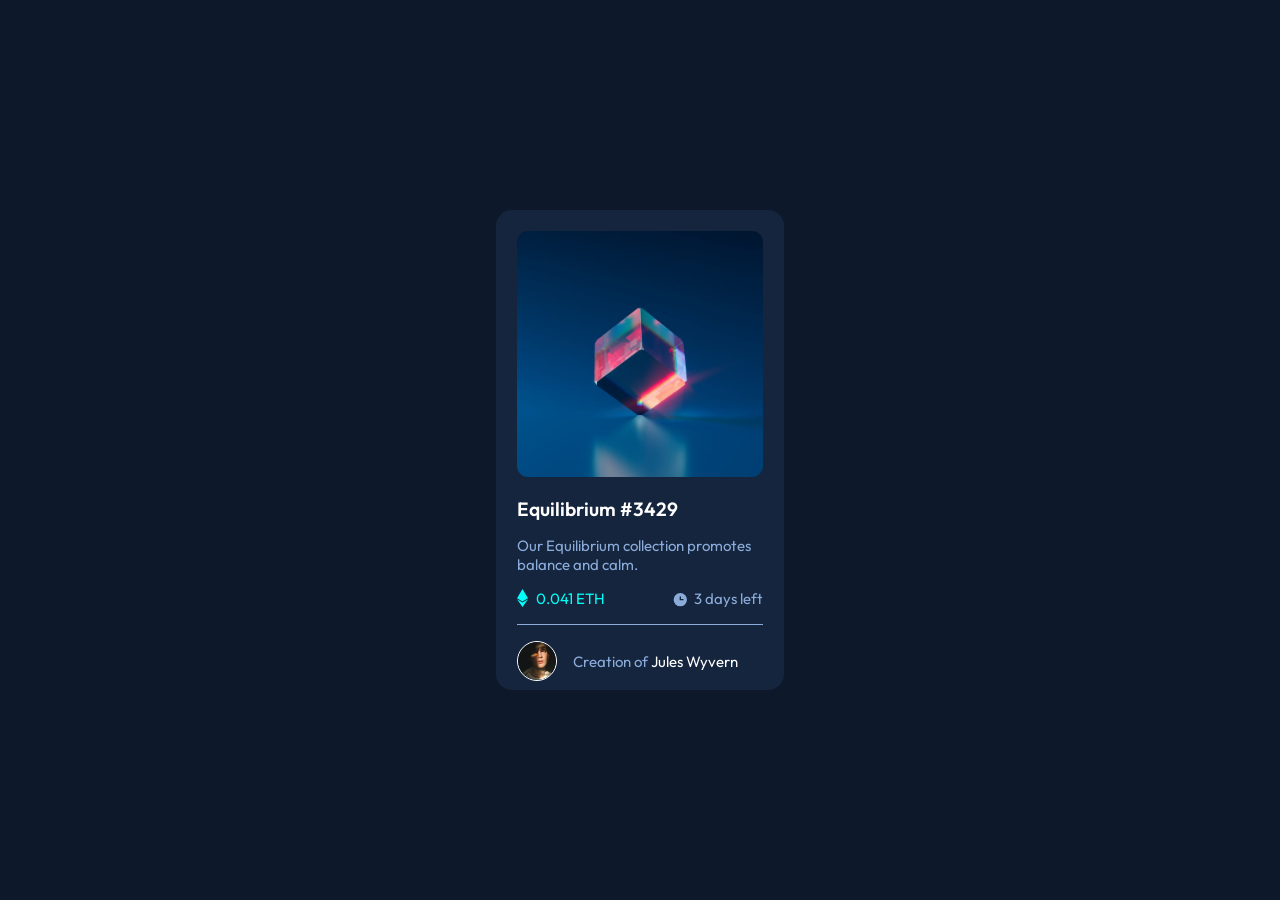
<file: nft-preview-card-component-main/index.html>
<!DOCTYPE html>
<html lang="en">
<head>
  <meta charset="UTF-8">
  <meta name="viewport" content="width=device-width, initial-scale=1.0"> <!-- displays site properly based on user's device -->

  <link rel="icon" type="image/png" sizes="32x32" href="./images/favicon-32x32.png">
  <link rel="stylesheet" href="index.css">
  <link rel="preconnect" href="https://fonts.googleapis.com">
  <link rel="preconnect" href="https://fonts.gstatic.com" crossorigin>
  <link href="https://fonts.googleapis.com/css2?family=Outfit&display=swap" rel="stylesheet">
  <title>Frontend Mentor | NFT preview card component</title>
</head>
  <body>
    <main>
      <section class="card">  
        <div class="card-image-container">
          <img class="card-image" src="images/image-equilibrium.jpg" alt="an image of a NFT" />
          <div class="card-image-hover">
            <img src="images/icon-view.svg" alt="view icon" />
          </div>
        </div>
        <span class="coin_name"><h1>Equilibrium #3429</h1></span>
        <span class="para">Our Equilibrium collection promotes balance and calm.</span>
        <div class="info">
          <span class="eth">
            <img src="images/icon-ethereum.svg">
            <span class="des_eth">0.041 ETH</span>
          </span>
          <span class="clock">
            <img src="images/icon-clock.svg">
            <span class="des_clock">3 days left</span>
          </span>
        </div>

        <div class="avatar">
          <img src="images/image-avatar.png">Creation of<p>Jules Wyvern</p>
        </div>
      </section>
    </main>
  </body>
</html>
</file>
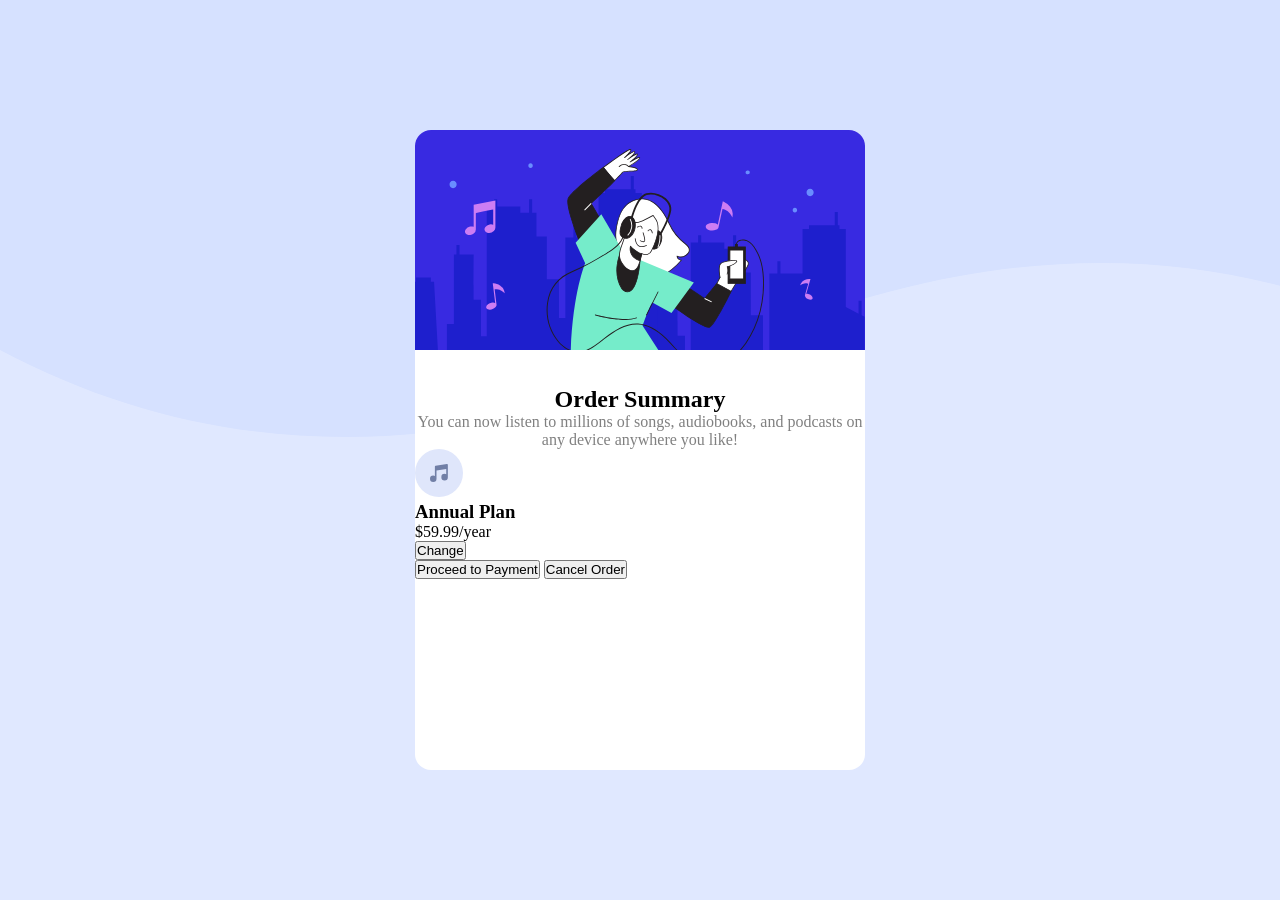
<file: order-summary-component-main/index.html>
<!DOCTYPE html>
<html lang="en">
<head>
  <meta charset="UTF-8">
  <meta name="viewport" content="width=device-width, initial-scale=1.0">
  <!-- displays site properly based on user's device -->
  <link rel="icon" type="image/png" sizes="32x32" href="./images/favicon-32x32.png">
  <link rel="preconnect" href="https://fonts.googleapis.com">
  <link rel="preconnect" href="https://fonts.gstatic.com" crossorigin>
  <link href="https://fonts.googleapis.com/css2?family=Red+Hat+Display&display=swap" rel="stylesheet">
  <link rel="stylesheet" href="index.css">
  <title>Frontend Mentor | Order summary card</title>
  <!-- Feel free to remove these styles or customise in your own stylesheet 👍 -->
</head>
<body>
  <main class="card">
    <div class="hero">
      <img src="images/illustration-hero.svg">
    </div>
    <div class="txt-content">
      <h2 class="title">Order Summary</h2>
        <p class="description">You can now listen to millions of songs, audiobooks, and podcasts on any
          device anywhere you like!
    </div>
    <div class="plan-box">
      <img src="images/icon-music.svg">
      <h3 class="plan-box-title">Annual Plan</h3>
      <p class="price">$59.99/year</p>
      <button type="submin">Change</button>
    </div>
    <button id="payment">Proceed to Payment</button>
    <button id="cancel">Cancel Order</button>
    </div>
  </main>
</body>
</html>
</file>
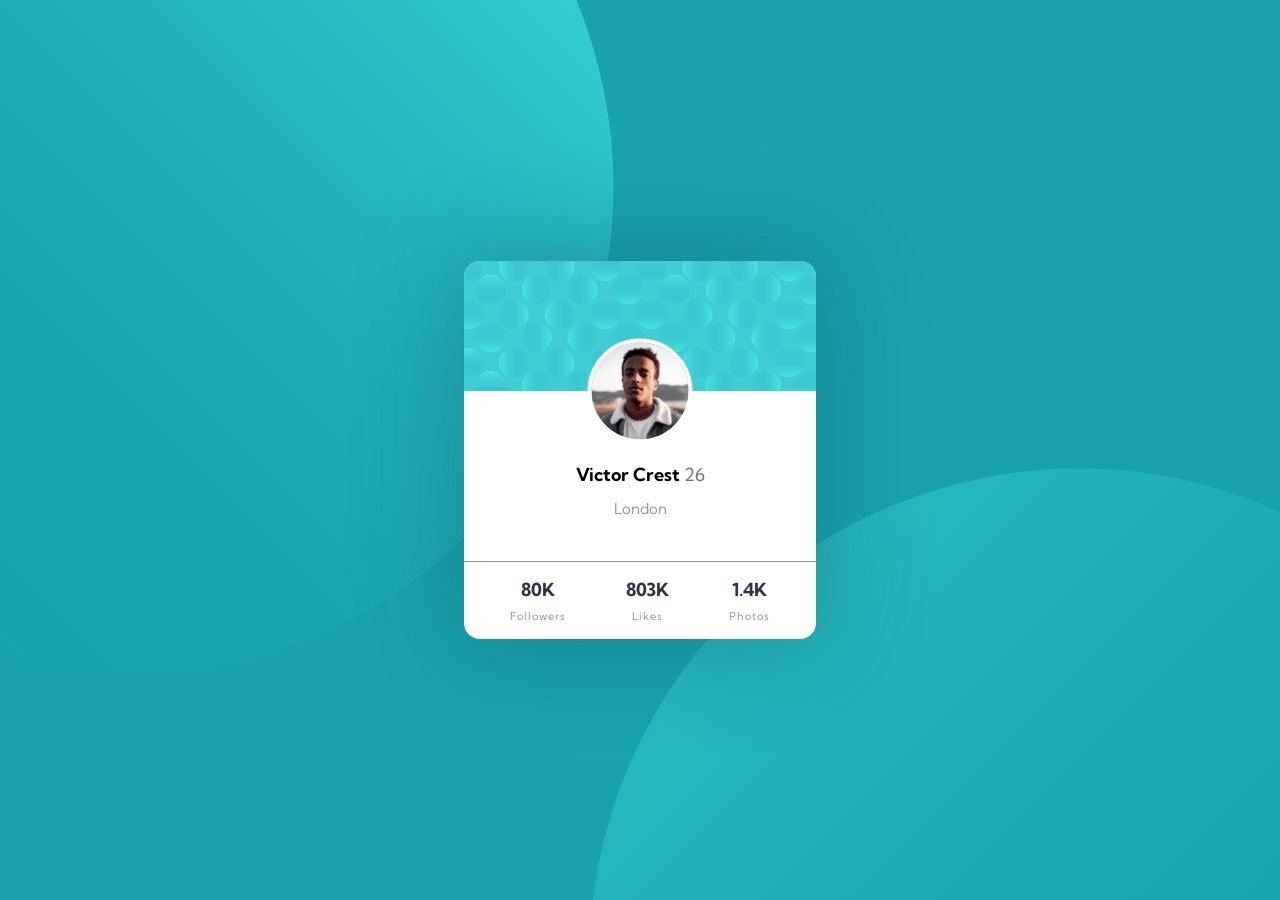
<file: profile-card-component-main/index.html>
<!DOCTYPE html>
<html lang="en">
<head>
  <meta charset="UTF-8">
  <meta name="viewport" content="width=device-width, initial-scale=1.0"> <!-- displays site properly based on user's device -->

  <link rel="icon" type="image/png" sizes="32x32" href="./images/favicon-32x32.png">
  <link rel="preconnect" href="https://fonts.googleapis.com">
  <link rel="preconnect" href="https://fonts.gstatic.com" crossorigin>
  <link href="https://fonts.googleapis.com/css2?family=Kumbh+Sans&display=swap" rel="stylesheet">
  <link rel="stylesheet" href="index.css">
  <title>Frontend Mentor | Profile card component</title>

  <!-- Feel free to remove these styles or customise in your own stylesheet 👍 -->
</head>
<body>
  <main>
    <section class="card">
      <div class="bg-blue">
          <img src="images/image-victor.jpg" alt="victor image">
      </div>
      <!-- Avatar Info -->
      <div class="avatar-info">
        <h1>Victor Crest <span>26</span></h1>
        <span>London</span>
      </div>
      <!-- Stats -->
      <ul class="stasts">
        <li class="followers">
          <span class="number"> 80K</span>
          <span> Followers</span>
        </li>
        <li class="likes">
          <span class="number">803K</span>
          <span>Likes</span>
        </li>
        <li class="photos">
          <span class="number">1.4K</span>
          <span>Photos</span>
        </li>
      </ul>
    </section>
  </main>
</body>
</html>
</file>
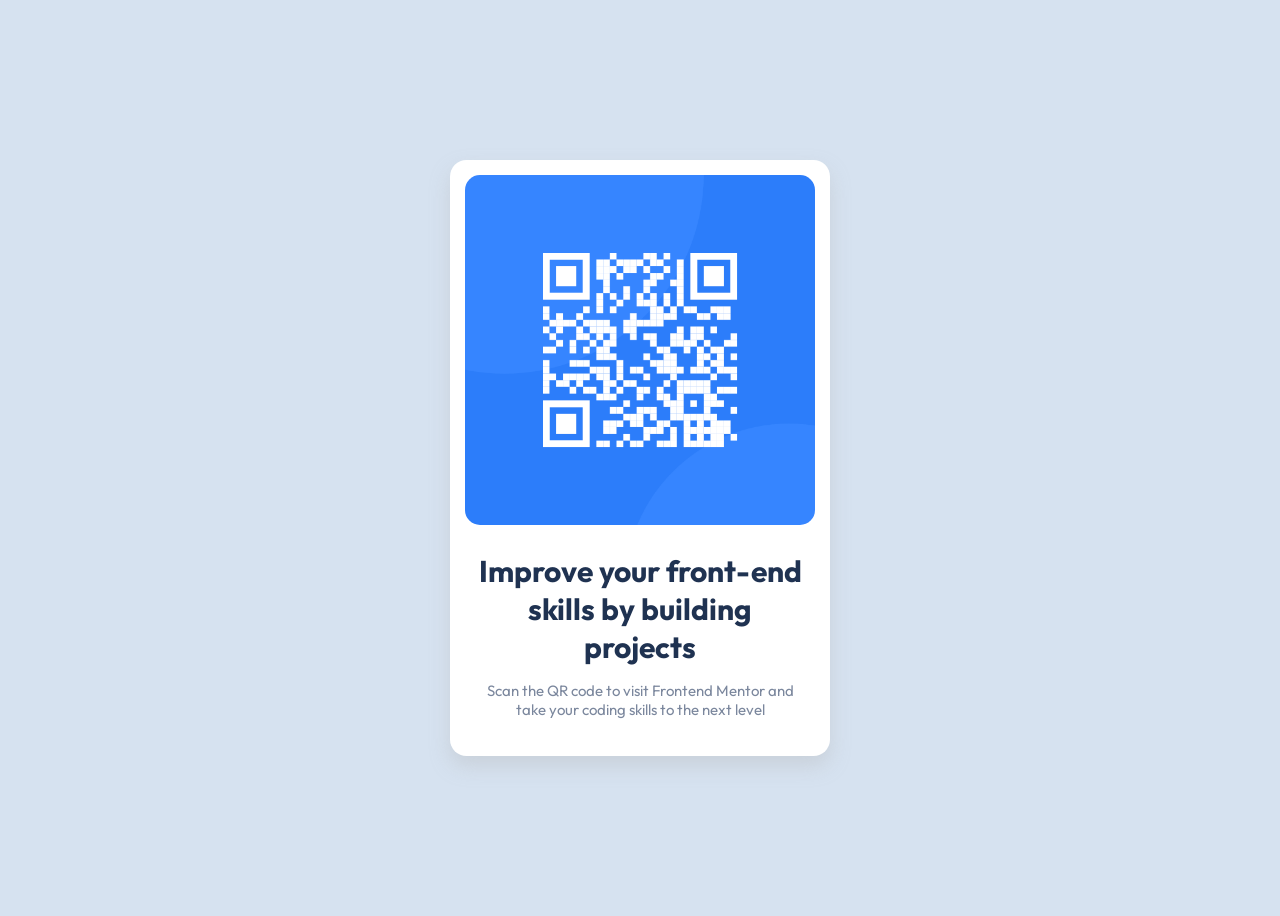
<file: qr-code-component-main/index.html>
<!DOCTYPE html>
<html lang="en">
<head>
  <meta charset="UTF-8">
  <meta name="viewport" content="width=device-width, initial-scale=1.0"> <!-- displays site properly based on user's device -->

  <link rel="icon" type="image/png" sizes="32x32" href="./images/favicon-32x32.png">
  <link rel="preconnect" href="https://fonts.googleapis.com">
  <link rel="preconnect" href="https://fonts.gstatic.com" crossorigin>
  <link href="https://fonts.googleapis.com/css2?family=Outfit:wght@100;400&display=swap" rel="stylesheet">
  <link rel="stylesheet" href="index.css">
  <style>.attribution {font-size: 11px;text-align: center;}.attribution a {color: hsl(228, 45%, 44%);}</style>
  <title>Frontend Mentor | QR code component</title>

  <!-- Feel free to remove these styles or customise in your own stylesheet 👍 -->
</head>
  <body>
    <main class="container">
          <img src="images/image-qr-code.png" alt="">
            <h1>Improve your front-end skills by building projects</h1>
            <p>Scan the QR code to visit Frontend Mentor and take your coding skills to the next level</p>
    </main>
  </body>
</html>
</file>
<file: nft-preview-card-component-main/index.css>
:root{
    --Soft-blue: hsl(215, 51%, 70%);
    --Cyan: hsl(178, 100%, 50%);
    /* Neutral */
    --Very-dark-blue-main-BG: hsl(217, 54%, 11%);
    --Very-dark-blue-card-BG: hsl(216, 50%, 16%);
    --Very-dark-blue-line: hsl(215, 32%, 27%);
    --White: hsl(0, 0%, 100%);
}
*{ margin: 0; padding: 0; box-sizing: border-box; }

body{
    height: 100vh;
    width: 100vw;
    font-size: 15px;
}
main{
    width: 100vw;
    height: 100vh;
    background-color: var(--Very-dark-blue-main-BG);
    display: flex;
    justify-content: center;
    align-items: center;
    font-family: 'Outfit', sans-serif;
}

.card{
    width: 18rem;
    height: 30rem;
    background-color: var(--Very-dark-blue-card-BG);
    border-radius: 1rem;
    padding: 1.3rem;
    display: flex;
    flex-direction: column;

}

.card-image-container{
    position: relative;
}
    .card-image{
        width: 100%; /* or any custom size */
        height: fit-content;
        border-radius: 0.7rem;
    }

    .card-image-hover {
        width: 100%;
        height: 98%;
        border-radius: 0.7rem;
        position: absolute;
        top: 0;
        display: flex;
        justify-content: center;
        align-items: center;
        background-color: hsla(178, 100%, 50%, .7);
        opacity: 0;
        transition: var(--transition);
    }
        .card-image-hover:hover {
            cursor: pointer;
            opacity: 0.7;
        }


h1 {
    margin-top: 1rem ;
    color: white;
    font-weight: 600;
    font-size: 1.2rem;
}
    h1:hover{
        color:var(--Cyan);
        cursor: pointer;
    }

.para {
    display: block;
    margin-top: 15px;
    margin-bottom: 15px; 
    color: var(--Soft-blue);
}

.info {
    display: flex;
    padding-bottom: 1rem;
    border-bottom: thin solid var(--Soft-blue);
    margin-bottom: 1rem;
}
    .info .eth{
        font-weight: 400;
        color: var(--Cyan);
        display: flex;
        align-items: flex-start;
    }
    .info .eth .des_eth {
        margin-left: 0.5rem;
    }

    .info .clock{
        margin-left: auto;
        color: var(--Soft-blue);
        display: flex;
        align-items: flex-end;
    }
    .info .clock .des_clock {
        margin-left: 0.3rem;
    }

.avatar {
    display: flex;
    align-items: center;
    color :hsl(215, 51%, 70%);
}
    .avatar p{
        color : white;
        font-weight: 400;
        margin-left: 0.2rem;
    }
    .avatar p:hover{
        cursor: pointer;
        color:var(--Cyan);
    }
    .avatar img{
        border: 1px solid white;
        border-radius: 70%;
        width: 2.5rem;
        margin-right: 1rem;
    }
</file>
<file: order-summary-component-main/index.css>
:root {
    /* Primary */
    --Pale-blue: hsl(225, 100%, 94%);
    --Bright-blue: hsl(245, 75%, 52%);
    /* Neutral */
    --Very-pale-blue: hsl(225, 100%, 98%);
    --Desaturated-blue: hsl(224, 23%, 55%);
    --Dark-blue: hsl(223, 47%, 23%);
}

*{
    box-sizing: border-box;
    margin: 0;
    padding: 0;
}

html {
    /*  #Weights : 500, 700, 900
        #Layout 
            - Mobile: 375px
            - Desktop: 1440px */
    font-size: 16px;
    /* font-family: 'Red Hat Display', sans-serif; */
}

body {
    width: 100%;
    height: 100%;
    background: url("images/pattern-background-desktop.svg") var(--Pale-blue);
    background-repeat: no-repeat;
    background-size: contain:

}

.card {
    position: absolute;
    top: 50%;
    left: 50%;
    transform: translate(-50%, -50%);
    background-color: white;
    width: 28.125rem;
    height: 40rem;
    border-radius: 1rem;
    overflow: hidden;
}
    

    .title {
        margin-top: 2rem;
        display: block;
        text-align: center;
        font-weight: 900;
    }

    .description {
        display: block;
        font-weight: 500;
        color: gray;
        text-align: center;
        width: 100%;
    }
</file>
<file: profile-card-component-main/index.css>
:root{
    --Dark-cyan: hsl(185, 75%, 39%);
    --Very-dark-desaturated-blue: hsl(229, 23%, 23%);
    --Dark-grayish-blue: hsl(227, 10%, 46%);
    --Dark-gray: hsl(0, 0%, 59%);
}
*{
    margin: 0;
    padding: 0;
    box-sizing: border-box;
}

body{
    font-size: 1.125rem;
    font-family: 'Kumbh Sans', sans-serif;
    min-height: 100%;
    width: 100%;
}

main{
    width: 100vw;
    min-height: 100vh;
    display: -webkit-box;
        display: -ms-flexbox;
        display: flex;
    -webkit-box-align: center;
        -ms-flex-align: center;
            align-items: center;
    -webkit-box-pack: center;
        -ms-flex-pack: center;
            justify-content: center;
    overflow: hidden;
    position: relative;
    background: url(images/bg-pattern-top.svg),url(images/bg-pattern-bottom.svg),var(--Dark-cyan);
    background-repeat: no-repeat;
    background-position:  right 52vw bottom 25vh,left 46vw top 52vh;
}

.card {
    background-color: white;
    width: 30%;
    max-width: 22rem;
    border-radius: 1rem;
    position: relative;
    box-shadow: 10px 10px 100px hsl(185deg 74% 27% / 31%),
                -10px -10px 100px hsl(185deg 74% 27% / 31%);
    z-index: 10;
    overflow: hidden;
    transition: all .4s ease;
}

.card:hover{
    transform: scale(1.03);
    -moz-box-shadow: 0px 8px 24px hsl(185deg 74% 27%);
        -webkit-box-shadow: 0px 8px 24px hsl(185deg 74% 27%);
            box-shadow: 0px 8px 24px hsl(185deg 74% 27%);
}

.card .bg-blue{
    background-image: url(images/bg-pattern-card.svg);
    background-position: center;
    background-size: cover;
    background-repeat: no-repeat;
    height: 130px;
    width: 100%;
    position: relative;
}

.card .bg-blue img{
    position: absolute;
    bottom: 0;
    left: 50%;
    transform: translate(-50%, 50%);
    width: 105px;
    height: 105px;
    border: 4px solid #fff;
    border-radius: 70%;
    background: #fff;
    z-index: 10;
}

.avatar-info{
    margin-bottom: 1rem;
}

.avatar-info h1{
    padding: 4.65rem 4.5rem 0.5rem;
    line-height: 20px;
    font-size: 18px;
    text-align: center;
}

.avatar-info h1 span{
    font-weight: 400;
    color: var(--Dark-grayish-blue);
}

.avatar-info>span{
    text-align: center;
    display: block;
    font-size: 15px;
    color: var(--Dark-gray);
    padding-top: 0.4rem;
    margin-bottom: 2.7rem;
}

.card .stasts{
    position: relative;
    bottom: 0;
    left: 0;
    width: 100%;
    padding: 1rem;
    display: -webkit-box;
        display: -ms-flexbox;
            display: flex;
    -webkit-box-align: center;
        -ms-flex-align: center;
            align-items: center;
    -webkit-box-pack: center;
        -ms-flex-pack: center;
            justify-content: space-around;
    border-top: 1px solid var(--Dark-gray);
    list-style: none;
}

.card .stasts>li{
    display: flex;
    align-items: center;
    justify-content: center;
    flex-direction: column;
    margin: 0 20px
}

.card .stasts .number{
    font-size: 18px;
    font-weight: 700;
    color: var(--Very-dark-desaturated-blue);
}

.card .stasts .number+span{
    color: var(--Dark-gray);
    font-size: 11px;
    letter-spacing: 1px;
    margin-top: 8px;
}

.attribution { 
    position: absolute;
    bottom: 2vh;
    left: 50%;
    transform: translateX(-50%);
    font-size: 15px; 
    text-align: center; 
    color: rgb(218, 221, 240);
    z-index: 10;
}
.attribution a { 
    color: rgb(51 55 88);
    cursor: pointer;
    text-decoration: none;
}
@media screen and (max-width: 68rem){
    .card{
        min-width: 21rem;
    }
}
@media screen and (max-width: 48.75rem){
    .card{
        min-width: 18.75rem;
    }
    .attribution{
        font-size: 0.6875rem;
        bottom: 1vh;
    }

}
</file>
<file: qr-code-component-main/index.css>
:root{
    --White: hsl(0, 0%, 100%);
    --Light-gray: hsl(212, 45%, 89%);
    --Grayish-blue: hsl(220, 15%, 55%);
    --Dark-blue: hsl(218, 44%, 22%);
}
html{
    margin: 0;
    padding: 0;
    box-sizing: border-box;
    font-size: 15px; 
    font-family: 'Outfit', sans-serif;
}
body{
    display: flex;
    align-items: center;
    justify-content: center;
    height: 100vh;
    background: var(--Light-gray);
}
.container{
    box-shadow: 0px 10px 20px rgba(175, 175, 175, 0.342);
    margin: 1rem;
    padding: 1rem;
    max-width: 350px;
    border-radius: 1.1rem;
    background: var(--White);
}
.container > img {
    border-radius: 1rem;
    width: 100%;
}
h1, p {
    text-align: center;
}

h1{
    margin: 1.5rem 0.5rem 0 0.5rem;
    color: var(--Dark-blue);
    font-weight: 700;
}
p{
    margin: 1rem 1.2rem 1.5rem 1.2rem;
    color: var(--Grayish-blue);
    font-weight: 400;
    font-size: 1rem;
}

@media (max-width:375px){
    h1{
        font-size : 1.5rem;
    }
}
</file>
